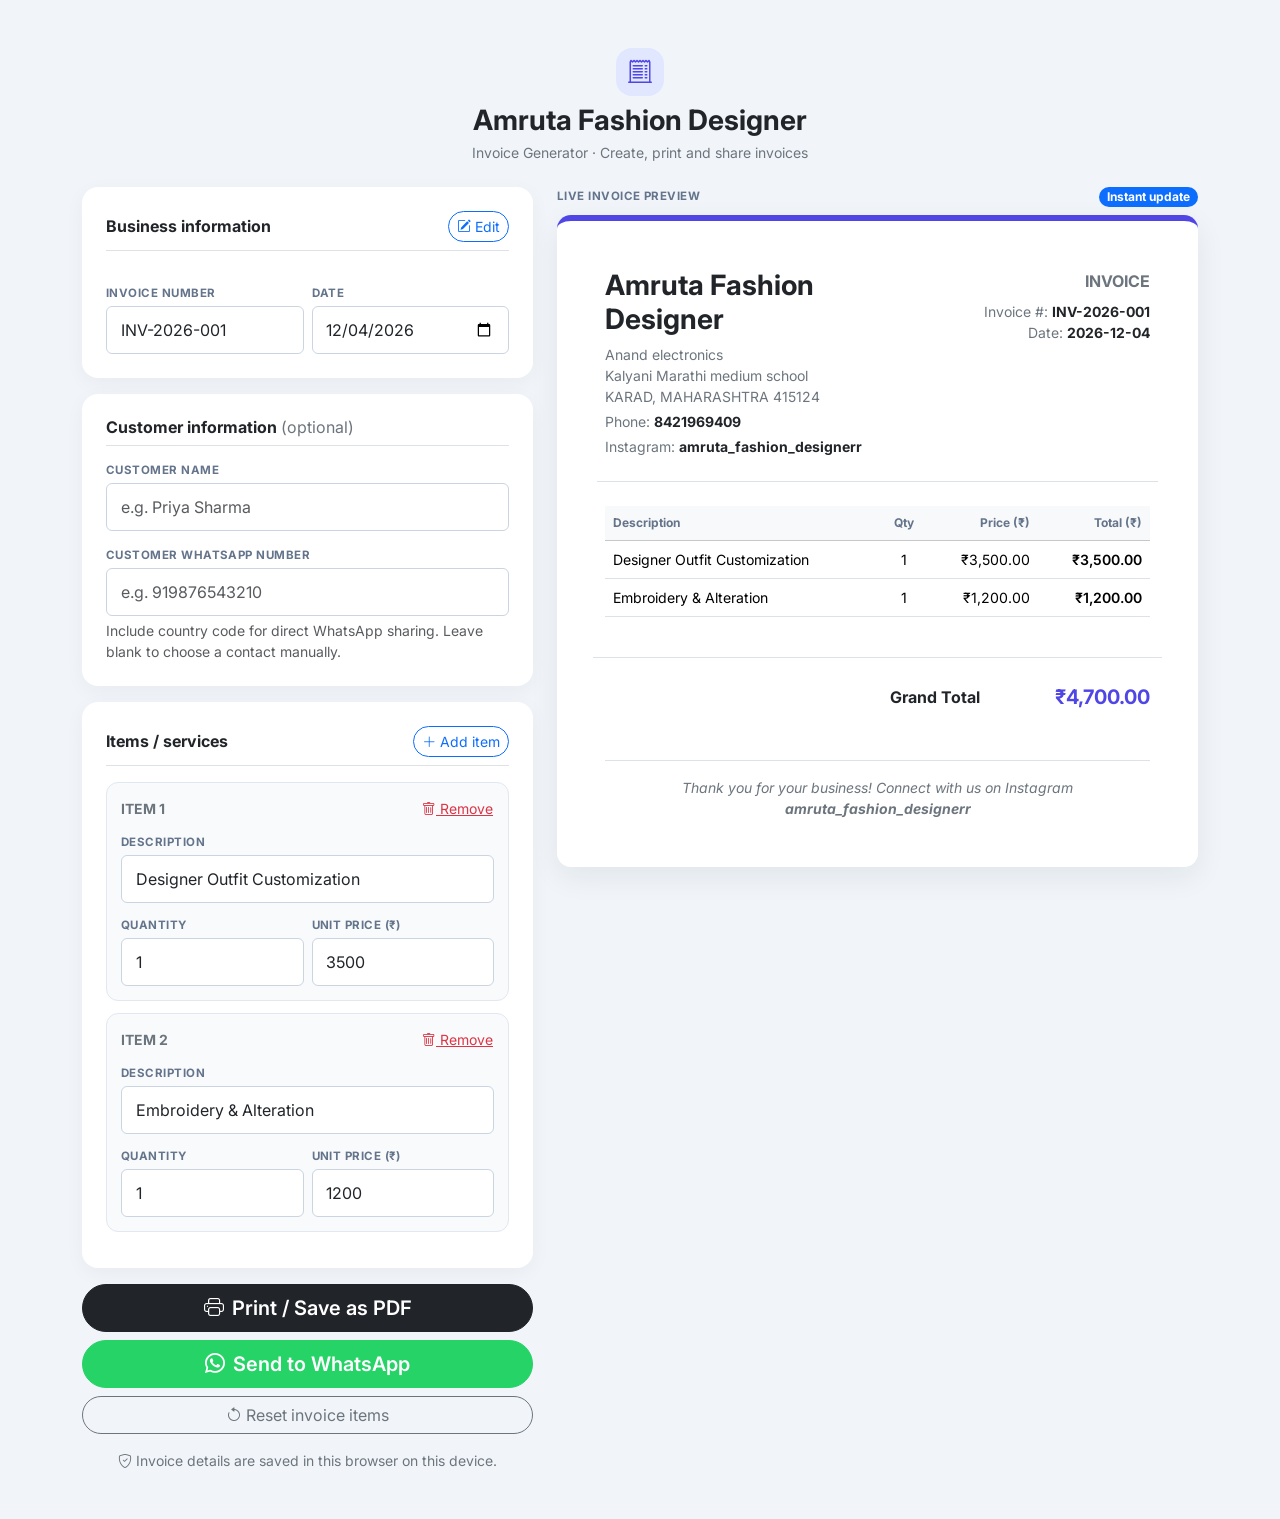
<file: index.html>
<!DOCTYPE html>
<html lang="en">
<head>
  <link href="./css/style.css" rel="stylesheet">
<link rel="manifest" href="./manifest.json">
<meta charset="UTF-8">
<meta name="viewport" content="width=device-width, initial-scale=1.0">
<meta name="theme-color" content="#4f46e5">
<meta name="mobile-web-app-capable" content="yes">
<meta name="apple-mobile-web-app-capable" content="yes">
<meta name="apple-mobile-web-app-title" content="Amruta Invoice">
<title>Amruta Fashion Designer - Invoice Generator</title>
<link rel="preconnect" href="https://fonts.googleapis.com">
<link href="https://fonts.googleapis.com/css2?family=Inter:wght@400;500;600;700;800&display=swap" rel="stylesheet">
<link href="https://cdn.jsdelivr.net/npm/bootstrap@5.3.3/dist/css/bootstrap.min.css" rel="stylesheet">
<link href="https://cdn.jsdelivr.net/npm/bootstrap-icons@1.11.3/font/bootstrap-icons.css" rel="stylesheet">
<link href="./css/style.css" rel="stylesheet">
</head>
<body>
<div class="container py-4 py-md-5">
  <header class="text-center mb-4">
    <div class="d-inline-flex align-items-center justify-content-center rounded-4 mb-2" style="width:48px;height:48px;background:#e0e7ff;color:#4f46e5;font-size:24px"><i class="bi bi-receipt-cutoff"></i></div>
    <h1 class="h3 fw-bold text-dark mb-1">Amruta Fashion Designer</h1>
    <p class="text-secondary mb-0 small">Invoice Generator · Create, print and share invoices</p>
  </header>

  <div class="row g-4 align-items-start">
    <section class="col-lg-5 no-print">
      <div class="card rounded-4 p-3 p-sm-4 mb-3">
        <div class="d-flex justify-content-between align-items-center mb-3 pb-2 border-bottom">
          <h2 class="h6 fw-bold mb-0">Business information</h2>
          <button class="btn btn-sm btn-outline-primary rounded-pill" id="toggleBusiness" type="button"><i class="bi bi-pencil-square me-1"></i>Edit</button>
        </div>
        <div id="businessFields" hidden>
          <label class="small-label mb-1" for="company">Business name</label>
          <input class="form-control mb-3" id="company" value="Amruta Fashion Designer">
          <label class="small-label mb-1" for="address">Address</label>
          <textarea class="form-control mb-3" id="address" rows="3">Anand electronics
Kalyani Marathi medium school
KARAD, MAHARASHTRA 415124</textarea>
          <label class="small-label mb-1" for="companyPhone">Phone number</label>
          <input class="form-control mb-3" id="companyPhone" type="tel" value="8421969409">
          <label class="small-label mb-1" for="instagram">Instagram ID</label>
          <input class="form-control mb-2" id="instagram" value="amruta_fashion_designerr">
        </div>
        <div class="row g-2 mt-1">
          <div class="col-6"><label class="small-label mb-1" for="invoiceNo">Invoice number</label><input class="form-control" id="invoiceNo" value="INV-2026-001"></div>
          <div class="col-6"><label class="small-label mb-1" for="invoiceDate">Date</label><input class="form-control" id="invoiceDate" type="date"></div>
        </div>
      </div>

      <div class="card rounded-4 p-3 p-sm-4 mb-3">
        <h2 class="h6 fw-bold mb-3 pb-2 border-bottom">Customer information <span class="text-secondary fw-normal">(optional)</span></h2>
        <label class="small-label mb-1" for="clientName">Customer name</label>
        <input class="form-control mb-3" id="clientName" placeholder="e.g. Priya Sharma">
        <label class="small-label mb-1" for="clientPhone">Customer WhatsApp number</label>
        <input class="form-control" id="clientPhone" type="tel" placeholder="e.g. 919876543210">
        <div class="form-text">Include country code for direct WhatsApp sharing. Leave blank to choose a contact manually.</div>
      </div>

      <div class="card rounded-4 p-3 p-sm-4 mb-3">
        <div class="d-flex justify-content-between align-items-center mb-3 pb-2 border-bottom">
          <h2 class="h6 fw-bold mb-0">Items / services</h2>
          <button class="btn btn-sm btn-outline-primary rounded-pill" id="addItem" type="button"><i class="bi bi-plus-lg me-1"></i>Add item</button>
        </div>
        <div id="itemsEditor"></div>
      </div>

      <div class="d-grid gap-2">
        <button class="btn btn-dark btn-lg rounded-pill fw-semibold action-btn" id="printButton" type="button"><i class="bi bi-printer me-2"></i>Print / Save as PDF</button>
        <button class="btn btn-success btn-lg rounded-pill fw-semibold action-btn" id="whatsappButton" type="button" style="background:#25d366;border-color:#25d366"><i class="bi bi-whatsapp me-2"></i>Send to WhatsApp</button>
        <button class="btn btn-outline-secondary rounded-pill" id="clearButton" type="button"><i class="bi bi-arrow-counterclockwise me-1"></i>Reset invoice items</button>
      </div>
      <p class="small text-secondary text-center mt-3 mb-0"><i class="bi bi-shield-check me-1"></i>Invoice details are saved in this browser on this device.</p>
    </section>

    <section class="col-lg-7">
      <div class="sticky-preview">
        <div class="d-flex justify-content-between align-items-center mb-2 no-print">
          <span class="small-label">Live invoice preview</span><span class="badge rounded-pill text-bg-primary">Instant update</span>
        </div>
        <article id="printable-invoice" class="invoice-preview p-4 p-sm-5">
          <div class="row g-3 justify-content-between border-bottom pb-4 mb-4">
            <div class="col-7">
              <h3 class="fw-bold text-dark mb-2" id="pCompany">Amruta Fashion Designer</h3>
              <p class="text-secondary small mb-1" id="pAddress" style="white-space:pre-line">Anand electronics
Kalyani Marathi medium school
KARAD, MAHARASHTRA 415124</p>
              <p class="small text-secondary mb-1">Phone: <strong class="text-dark" id="pCompanyPhone">8421969409</strong></p>
              <p class="small text-secondary mb-0">Instagram: <strong class="text-dark" id="pInstagram">amruta_fashion_designerr</strong></p>
            </div>
            <div class="col-5 text-end">
              <div class="fw-bold text-secondary">INVOICE</div>
              <div class="small text-secondary mt-2">Invoice #: <strong class="text-dark" id="pInvoiceNo"></strong></div>
              <div class="small text-secondary">Date: <strong class="text-dark" id="pDate"></strong></div>
            </div>
          </div>
          <div id="billTo" class="rounded-3 border bg-light p-3 mb-4" hidden>
            <div class="small-label mb-1">Billed to</div>
            <div class="fw-bold text-dark" id="pClientName"></div>
            <div class="small text-secondary" id="pClientPhone"></div>
          </div>
          <div class="table-responsive mb-4">
            <table class="table align-middle">
              <thead class="table-light"><tr><th>Description</th><th class="text-center">Qty</th><th class="text-end">Price (₹)</th><th class="text-end">Total (₹)</th></tr></thead>
              <tbody id="previewItems"></tbody>
            </table>
          </div>
          <div class="row justify-content-end border-top pt-3">
            <div class="col-9 col-sm-7 col-md-6">
              <div class="d-flex justify-content-between align-items-center pt-2">
                <strong class="text-dark">Grand Total</strong><strong class="brand-text fs-5" id="grandTotal">₹0.00</strong>
              </div>
            </div>
          </div>
          <footer class="mt-5 pt-3 border-top text-center text-secondary small">
            <em>Thank you for your business! Connect with us on Instagram <strong id="pFooterInstagram">amruta_fashion_designerr</strong></em>
          </footer>
        </article>
      </div>
    </section>
  </div>
</div>

<script src="./js/app.js"></script>
</body>
</html>
</file>
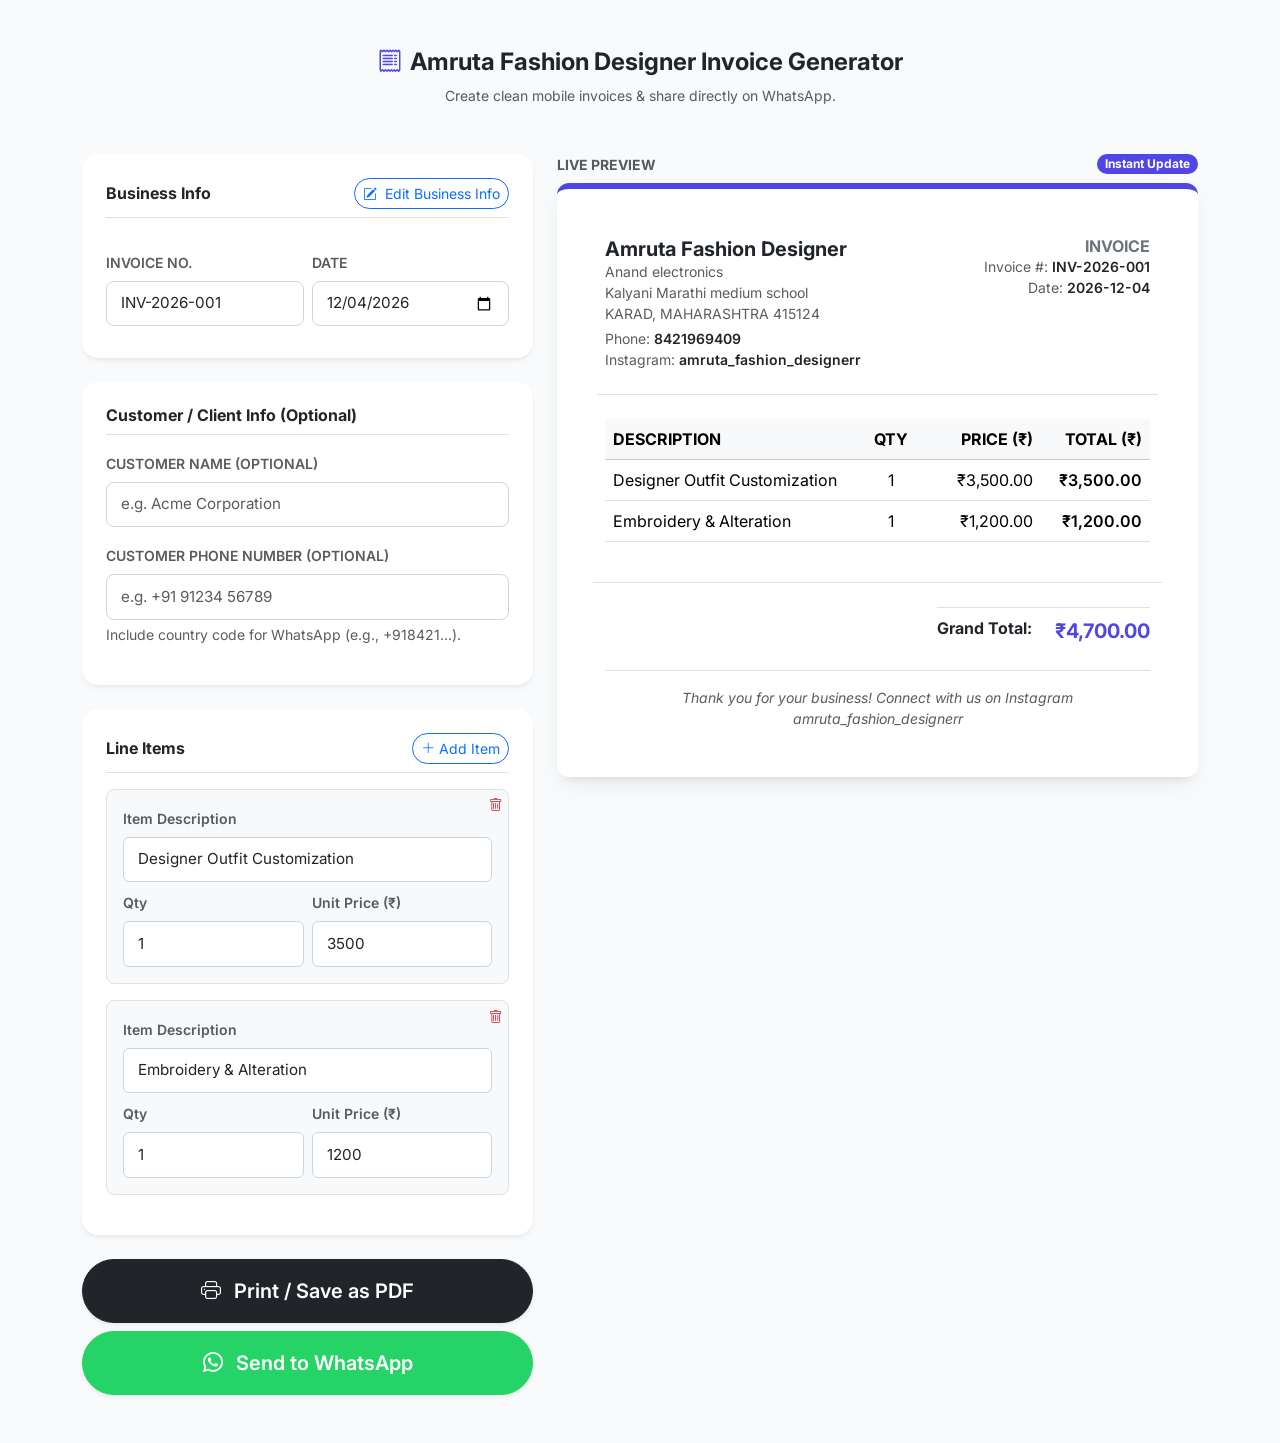
<file: index.html.html>
<!DOCTYPE html>
<html lang="en">
<head>
    <meta charset="UTF-8">
    <meta name="viewport" content="width=device-width, initial-scale=1.0">
    <title>Amruta Fashion Designer - Mobile Invoice Generator</title>
    <!-- Google Fonts -->
    <link href="https://fonts.googleapis.com/css2?family=Inter:wght@400;500;600;700&display=swap" rel="stylesheet">
    <!-- Bootstrap 5 CSS -->
    <link href="https://cdn.jsdelivr.net/npm/bootstrap@5.3.0/dist/css/bootstrap.min.css" rel="stylesheet">
    <!-- Bootstrap Icons -->
    <link rel="stylesheet" href="https://cdn.jsdelivr.net/npm/bootstrap-icons@1.10.5/font/bootstrap-icons.css">
    
    <style>
        body {
            font-family: 'Inter', sans-serif;
            background-color: #f8fafc;
            color: #334155;
        }
        .card {
            border: none;
            box-shadow: 0 4px 6px -1px rgb(0 0 0 / 0.05), 0 2px 4px -2px rgb(0 0 0 / 0.05);
        }
        .form-control {
            border-color: #cbd5e1;
            padding: 0.65rem 0.9rem;
            font-size: 0.95rem;
        }
        .form-control:focus {
            border-color: #4f46e5;
            box-shadow: 0 0 0 4px rgba(79, 70, 229, 0.1);
        }
        .invoice-preview {
            background: #ffffff;
            border-radius: 12px;
            box-shadow: 0 10px 25px -5px rgb(0 0 0 / 0.08), 0 8px 10px -6px rgb(0 0 0 / 0.08);
            border-top: 6px solid #4f46e5;
        }
        
        /* Mobile Specific Touches */
        @media (max-width: 576px) {
            .invoice-preview {
                padding: 1.5rem !important;
            }
            .fs-mobile-title {
                font-size: 1.25rem !important;
            }
            .btn-action-lg {
                font-size: 1rem !important;
                padding: 0.75rem 1rem !important;
            }
        }

        @media print {
            body * {
                visibility: hidden;
            }
            #printable-invoice, #printable-invoice * {
                visibility: visible;
            }
            #printable-invoice {
                position: absolute;
                left: 0;
                top: 0;
                width: 100%;
                box-shadow: none !important;
                border: none !important;
                border-top: 6px solid #4f46e5 !important;
            }
            .no-print {
                display: none !important;
            }
        }
    </style>
</head>
<body>

    <div class="container py-4 py-md-5">
        <div class="text-center mb-4 mb-md-5">
            <h1 class="fw-bold text-dark fs-4 fs-md-3 fs-mobile-title">
                <i class="bi bi-receipt text-indigo me-2" style="color: #4f46e5;"></i>Amruta Fashion Designer Invoice Generator
            </h1>
            <p class="text-muted small fs-md-6 mb-0">Create clean mobile invoices & share directly on WhatsApp.</p>
        </div>

        <div class="row g-4 align-items-start">
            
            <!-- LEFT COLUMN: Input Form Controls -->
            <div class="col-lg-5 no-print">
                <div class="card rounded-4 p-3 p-sm-4 mb-4">
                    <div class="d-flex justify-content-between align-items-center mb-3 pb-2 border-bottom">
                        <h5 class="fw-bold text-dark m-0 fs-6 fs-sm-5">Business Info</h5>
                        <button type="button" id="toggleBusinessInfoBtn" class="btn btn-sm btn-outline-primary rounded-pill">
                            <i class="bi bi-pencil-square me-1"></i> Edit Business Info
                        </button>
                    </div>

                    <!-- Collapsible Container for Business Details -->
                    <div id="businessInfoFields" style="display: none;">
                        <div class="mb-3">
                            <label class="form-label small fw-semibold text-muted text-uppercase">Your Company Name</label>
                            <input type="text" id="invCompany" class="form-control rounded-3" value="Amruta Fashion Designer">
                        </div>

                        <div class="mb-3">
                            <label class="form-label small fw-semibold text-muted text-uppercase">Company Address</label>
                            <textarea id="invAddress" class="form-control rounded-3" rows="3">Anand electronics
Kalyani Marathi medium school
KARAD, MAHARASHTRA 415124</textarea>
                        </div>

                        <div class="mb-3">
                            <label class="form-label small fw-semibold text-muted text-uppercase">Company Phone Number</label>
                            <input type="text" id="invCompanyPhone" class="form-control rounded-3" value="8421969409">
                        </div>

                        <div class="mb-3">
                            <label class="form-label small fw-semibold text-muted text-uppercase">Instagram ID / Handle</label>
                            <input type="text" id="invInstagram" class="form-control rounded-3" value="amruta_fashion_designerr">
                        </div>
                    </div>

                    <div class="row mt-2 g-2">
                        <div class="col-6 mb-2">
                            <label class="form-label small fw-semibold text-muted text-uppercase">Invoice No.</label>
                            <input type="text" id="invNumber" class="form-control rounded-3" value="INV-2026-001">
                        </div>
                        <div class="col-6 mb-2">
                            <label class="form-label small fw-semibold text-muted text-uppercase">Date</label>
                            <input type="date" id="invDate" class="form-control rounded-3">
                        </div>
                    </div>
                </div>

                <div class="card rounded-4 p-3 p-sm-4 mb-4">
                    <h5 class="fw-bold text-dark mb-3 pb-2 border-bottom fs-6 fs-sm-5">Customer / Client Info (Optional)</h5>

                    <div class="mb-3">
                        <label class="form-label small fw-semibold text-muted text-uppercase">Customer Name (Optional)</label>
                        <input type="text" id="invClientName" class="form-control rounded-3" placeholder="e.g. Acme Corporation">
                    </div>

                    <div class="mb-3">
                        <label class="form-label small fw-semibold text-muted text-uppercase">Customer Phone Number (Optional)</label>
                        <input type="tel" id="invClientPhone" class="form-control rounded-3" placeholder="e.g. +91 91234 56789">
                        <div class="form-text small">Include country code for WhatsApp (e.g., +918421...).</div>
                    </div>
                </div>

                <!-- Line Items Editor Card -->
                <div class="card rounded-4 p-3 p-sm-4 mb-4">
                    <div class="d-flex justify-content-between align-items-center mb-3 pb-2 border-bottom">
                        <h5 class="fw-bold text-dark m-0 fs-6 fs-sm-5">Line Items</h5>
                        <button type="button" id="addRowBtn" class="btn btn-sm btn-outline-primary rounded-pill"><i class="bi bi-plus-lg"></i> Add Item</button>
                    </div>

                    <div id="itemsFormList">
                        <!-- Dynamic items injected here -->
                    </div>
                </div>

                <div class="d-grid gap-2">
                    <button type="button" id="printBtn" class="btn btn-dark btn-lg rounded-pill fw-semibold btn-action-lg py-3 shadow-sm">
                        <i class="bi bi-printer me-2"></i> Print / Save as PDF
                    </button>
                    <button type="button" id="whatsappBtn" class="btn btn-success btn-lg rounded-pill fw-semibold btn-action-lg py-3 shadow-sm" style="background-color: #25d366; border-color: #25d366;">
                        <i class="bi bi-whatsapp me-2"></i> Send to WhatsApp
                    </button>
                </div>
            </div>

            <!-- RIGHT COLUMN: Live Invoice Preview -->
            <div class="col-lg-7">
                <div class="sticky-top" style="top: 1.5rem;">
                    <div class="d-flex justify-content-between align-items-center mb-2 no-print">
                        <span class="small fw-bold text-uppercase text-muted tracking-wider">Live Preview</span>
                        <span class="badge bg-indigo text-white px-2 py-1 rounded-pill" style="background-color: #4f46e5; font-size: 0.75rem;">Instant Update</span>
                    </div>
                    
                    <div id="printable-invoice" class="invoice-preview p-4 p-sm-5">
                        <!-- Top Header -->
                        <div class="row justify-content-between align-items-start border-bottom pb-4 mb-4 g-3">
                            <div class="col-7">
                                <h3 id="previewCompany" class="fw-bold text-dark m-0 fs-5 fs-sm-3">Amruta Fashion Designer</h3>
                                <p id="previewAddress" class="text-muted small mb-1" style="white-space: pre-line;">Anand electronics
Kalyani Marathi medium school
KARAD, MAHARASHTRA 415124</p>
                                <p class="mb-0 text-muted small">Phone: <span id="previewCompanyPhone" class="fw-semibold text-dark">8421969409</span></p>
                                <p class="mb-0 text-muted small">Instagram: <span id="previewInstagram" class="fw-semibold text-dark">amruta_fashion_designerr</span></p>
                            </div>
                            <div class="col-5 text-end">
                                <h4 class="fw-bold text-uppercase text-secondary m-0 fs-6 fs-sm-4">INVOICE</h4>
                                <p class="mb-0 small text-muted">Invoice #: <span id="previewNumber" class="fw-semibold text-dark">INV-2026-001</span></p>
                                <p class="mb-0 small text-muted">Date: <span id="previewDate" class="fw-semibold text-dark"></span></p>
                            </div>
                        </div>

                        <!-- Bill To Section (Only shows if customer fields have values) -->
                        <div class="mb-4 bg-light p-3 rounded-3 border" id="clientSection" style="display: none;">
                            <h6 class="text-uppercase small fw-bold text-muted mb-1">Billed To:</h6>
                            <h5 id="previewClientName" class="fw-bold text-dark mb-1 fs-6"></h5>
                            <p id="previewClientPhone" class="mb-0 small text-secondary"></p>
                        </div>

                        <!-- Line Items Table -->
                        <div class="table-responsive mb-4">
                            <table class="table align-middle">
                                <thead class="table-light text-uppercase fs-7">
                                    <tr>
                                        <th style="width: 45%;">Description</th>
                                        <th class="text-center" style="width: 15%;">Qty</th>
                                        <th class="text-end" style="width: 20%;">Price (₹)</th>
                                        <th class="text-end" style="width: 20%;">Total (₹)</th>
                                    </tr>
                                </thead>
                                <tbody id="previewTableBody">
                                    <!-- Dynamic rows injected here -->
                                </tbody>
                            </table>
                        </div>

                        <!-- Totals Section -->
                        <div class="row justify-content-end border-top pt-3">
                            <div class="col-8 col-sm-6 col-md-5">
                                <div class="d-flex justify-content-between border-top pt-2 mt-2">
                                    <span class="fw-bold text-dark">Grand Total:</span>
                                    <span id="previewGrandTotal" class="fw-bold text-primary fs-5" style="color: #4f46e5 !important;">₹0.00</span>
                                </div>
                            </div>
                        </div>

                        <!-- Footer Note -->
                        <div class="mt-4 pt-3 border-top text-center text-muted small">
                            <p class="mb-0"><em>Thank you for your business! Connect with us on Instagram <span id="footerInsta">amruta_fashion_designerr</span></em></p>
                        </div>
                    </div>
                </div>
            </div>

        </div>
    </div>

    <!-- JavaScript Logic -->
    <script>
        const dateInput = document.getElementById('invDate');
        const today = new Date().toISOString().split('T')[0];
        dateInput.value = today;
        document.getElementById('previewDate').innerText = today;

        let items = [
            { desc: 'Designer Outfit Customization', qty: 1, price: 3500 },
            { desc: 'Embroidery & Alteration', qty: 1, price: 1200 }
        ];

        const itemsFormList = document.getElementById('itemsFormList');
        const previewTableBody = document.getElementById('previewTableBody');

        function renderApp() {
            itemsFormList.innerHTML = '';
            previewTableBody.innerHTML = '';
            let grandTotal = 0;

            items.forEach((item, index) => {
                let itemTotal = item.qty * item.price;
                grandTotal += itemTotal;

                itemsFormList.innerHTML += `
                    <div class="border rounded-3 p-3 mb-3 bg-light position-relative">
                        <div class="mb-2">
                            <label class="form-label small fw-semibold text-muted">Item Description</label>
                            <input type="text" class="form-control form-control-sm rounded-2 item-desc" data-index="${index}" value="${item.desc}">
                        </div>
                        <div class="row g-2">
                            <div class="col-6">
                                <label class="form-label small fw-semibold text-muted">Qty</label>
                                <input type="number" class="form-control form-control-sm rounded-2 item-qty" data-index="${index}" value="${item.qty}" min="1">
                            </div>
                            <div class="col-6">
                                <label class="form-label small fw-semibold text-muted">Unit Price (₹)</label>
                                <input type="number" class="form-control form-control-sm rounded-2 item-price" data-index="${index}" value="${item.price}" min="0" step="1">
                            </div>
                        </div>
                        ${items.length > 1 ? `<button type="button" class="btn btn-sm text-danger position-absolute top-0 end-0 p-1 remove-row-btn" data-index="${index}" style="right: 10px; top: 10px;"><i class="bi bi-trash"></i></button>` : ''}
                    </div>
                `;

                previewTableBody.innerHTML += `
                    <tr>
                        <td>${item.desc || '<em>Unnamed item</em>'}</td>
                        <td class="text-center">${item.qty}</td>
                        <td class="text-end">₹${Number(item.price).toLocaleString('en-IN', {minimumFractionDigits: 2})}</td>
                        <td class="text-end fw-semibold">₹${itemTotal.toLocaleString('en-IN', {minimumFractionDigits: 2})}</td>
                    </tr>
                `;
            });

            document.getElementById('previewGrandTotal').innerText = `₹${grandTotal.toLocaleString('en-IN', {minimumFractionDigits: 2})}`;

            attachEventListeners();
        }

        function attachEventListeners() {
            document.querySelectorAll('.item-desc').forEach(input => {
                input.addEventListener('input', (e) => {
                    items[e.target.dataset.index].desc = e.target.value;
                    renderAppOnlyPreview();
                });
            });
            document.querySelectorAll('.item-qty').forEach(input => {
                input.addEventListener('input', (e) => {
                    items[e.target.dataset.index].qty = parseFloat(e.target.value) || 0;
                    renderApp();
                });
            });
            document.querySelectorAll('.item-price').forEach(input => {
                input.addEventListener('input', (e) => {
                    items[e.target.dataset.index].price = parseFloat(e.target.value) || 0;
                    renderApp();
                });
            });
            document.querySelectorAll('.remove-row-btn').forEach(btn => {
                btn.addEventListener('click', (e) => {
                    const idx = e.currentTarget.dataset.index;
                    items.splice(idx, 1);
                    renderApp();
                });
            });
        }

        function renderAppOnlyPreview() {
            previewTableBody.innerHTML = '';
            let grandTotal = 0;
            items.forEach((item) => {
                let itemTotal = item.qty * item.price;
                grandTotal += itemTotal;
                previewTableBody.innerHTML += `
                    <tr>
                        <td>${item.desc || '<em>Unnamed item</em>'}</td>
                        <td class="text-center">${item.qty}</td>
                        <td class="text-end">₹${Number(item.price).toLocaleString('en-IN', {minimumFractionDigits: 2})}</td>
                        <td class="text-end fw-semibold">₹${itemTotal.toLocaleString('en-IN', {minimumFractionDigits: 2})}</td>
                    </tr>
                `;
            });
            document.getElementById('previewGrandTotal').innerText = `₹${grandTotal.toLocaleString('en-IN', {minimumFractionDigits: 2})}`;
        }

        document.getElementById('addRowBtn').addEventListener('click', () => {
            items.push({ desc: 'New Service Item', qty: 1, price: 1000 });
            renderApp();
        });

        // Toggle Business Info Visibility Handler
        const toggleBtn = document.getElementById('toggleBusinessInfoBtn');
        const businessInfoFields = document.getElementById('businessInfoFields');

        toggleBtn.addEventListener('click', () => {
            if (businessInfoFields.style.display === 'none') {
                businessInfoFields.style.display = 'block';
                toggleBtn.innerHTML = '<i class="bi bi-eye-slash me-1"></i> Hide Business Info';
            } else {
                businessInfoFields.style.display = 'none';
                toggleBtn.innerHTML = '<i class="bi bi-pencil-square me-1"></i> Edit Business Info';
            }
        });

        // Company Details binding
        document.getElementById('invCompany').addEventListener('input', (e) => {
            document.getElementById('previewCompany').innerText = e.target.value;
        });
        document.getElementById('invAddress').addEventListener('input', (e) => {
            document.getElementById('previewAddress').innerText = e.target.value;
        });
        document.getElementById('invCompanyPhone').addEventListener('input', (e) => {
            document.getElementById('previewCompanyPhone').innerText = e.target.value;
        });
        document.getElementById('invInstagram').addEventListener('input', (e) => {
            document.getElementById('previewInstagram').innerText = e.target.value;
            document.getElementById('footerInsta').innerText = e.target.value;
        });
        document.getElementById('invNumber').addEventListener('input', (e) => {
            document.getElementById('previewNumber').innerText = e.target.value;
        });
        document.getElementById('invDate').addEventListener('input', (e) => {
            document.getElementById('previewDate').innerText = e.target.value;
        });

        // Optional Customer Details handling
        const clientNameInput = document.getElementById('invClientName');
        const clientPhoneInput = document.getElementById('invClientPhone');
        const clientSection = document.getElementById('clientSection');
        const previewClientName = document.getElementById('previewClientName');
        const previewClientPhone = document.getElementById('previewClientPhone');

        function updateClientSection() {
            const nameVal = clientNameInput.value.trim();
            const phoneVal = clientPhoneInput.value.trim();

            if (nameVal !== '' || phoneVal !== '') {
                clientSection.style.display = 'block';
                previewClientName.innerText = nameVal ? nameVal : 'Customer';
                previewClientPhone.innerText = phoneVal ? `Phone: ${phoneVal}` : '';
            } else {
                clientSection.style.display = 'none';
            }
        }

        clientNameInput.addEventListener('input', updateClientSection);
        clientPhoneInput.addEventListener('input', updateClientSection);

        document.getElementById('printBtn').addEventListener('click', () => {
            window.print();
        });

        // WhatsApp Share Handler
        document.getElementById('whatsappBtn').addEventListener('click', () => {
            const companyName = document.getElementById('invCompany').value;
            const companyAddress = document.getElementById('invAddress').value;
            const companyInsta = document.getElementById('invInstagram').value;
            const invNumber = document.getElementById('invNumber').value;
            const invDate = document.getElementById('invDate').value;
            const clientName = document.getElementById('invClientName').value.trim() || 'Valued Customer';
            let clientPhone = document.getElementById('invClientPhone').value.trim();
            
            // Calculate current total
            let grandTotal = items.reduce((acc, item) => acc + (item.qty * item.price), 0);

            // Clean up phone number format for WhatsApp link
            clientPhone = clientPhone.replace(/[^0-9+]/g, '');

            // Construct message text
            let message = `Hello *${clientName}*,\n\n`;
            message += `Here is your invoice *${invNumber}* from *${companyName}* (@${companyInsta}) dated ${invDate}.\n`;
            message += `Address: ${companyAddress}\n\n`;
            
            items.forEach(item => {
                message += `- ${item.desc} (x${item.qty}): ₹${(item.qty * item.price).toLocaleString('en-IN')}\n`;
            });
            
            message += `\n*Grand Total: ₹${grandTotal.toLocaleString('en-IN', {minimumFractionDigits: 2})}*\n\n`;
            message += `Thank you for shopping with us! Instagram: @${companyInsta}`;

            // Encode message for URL
            const encodedMessage = encodeURIComponent(message);
            
            // Build WhatsApp URL
            let whatsappUrl = `https://wa.me/${clientPhone}?text=${encodedMessage}`;
            
            window.open(whatsappUrl, '_blank');
        });

        renderApp();
    </script>
</body>
</html>
</file>
<file: css/style.css>
:root{--brand:#4f46e5;--ink:#1e293b;--muted:#64748b}
*{box-sizing:border-box}
body{font-family:Inter,system-ui,sans-serif;background:#f1f5f9;color:#334155}
.card{border:0;box-shadow:0 5px 20px #0f172a0b}
.form-control{border-color:#cbd5e1;padding:.68rem .85rem}
.form-control:focus{border-color:var(--brand);box-shadow:0 0 0 3px #4f46e51c}
.invoice-preview{background:#fff;border-radius:14px;border-top:6px solid var(--brand);box-shadow:0 10px 30px #0f172a12}
.brand-text{color:var(--brand)}
.item-card{background:#f8fafc;border:1px solid #e2e8f0;border-radius:12px;padding:14px;margin-bottom:12px}
.table th{font-size:.75rem;color:#64748b;white-space:nowrap}
.table td{font-size:.88rem}
.sticky-preview{position:sticky;top:16px}
.small-label{font-size:.72rem;font-weight:700;color:#64748b;text-transform:uppercase;letter-spacing:.04em}
@media(max-width:991px){.sticky-preview{position:static}}
@media(max-width:576px){
 .container{padding-left:12px;padding-right:12px}
 .invoice-preview{padding:18px!important}
 .invoice-preview h3{font-size:1.05rem}
 .invoice-preview .table td,.invoice-preview .table th{padding:.45rem .3rem;font-size:.72rem}
 .action-btn{padding:.8rem;font-size:.95rem}
}
@media print{
 @page{size:auto;margin:12mm}
 body{background:#fff!important}
 body *{visibility:hidden!important}
 #printable-invoice,#printable-invoice *{visibility:visible!important}
 #printable-invoice{position:absolute;left:0;top:0;width:100%;border:0!important;border-top:5px solid var(--brand)!important;box-shadow:none!important;border-radius:0!important;padding:0!important}
 .no-print{display:none!important}
}
</file>
